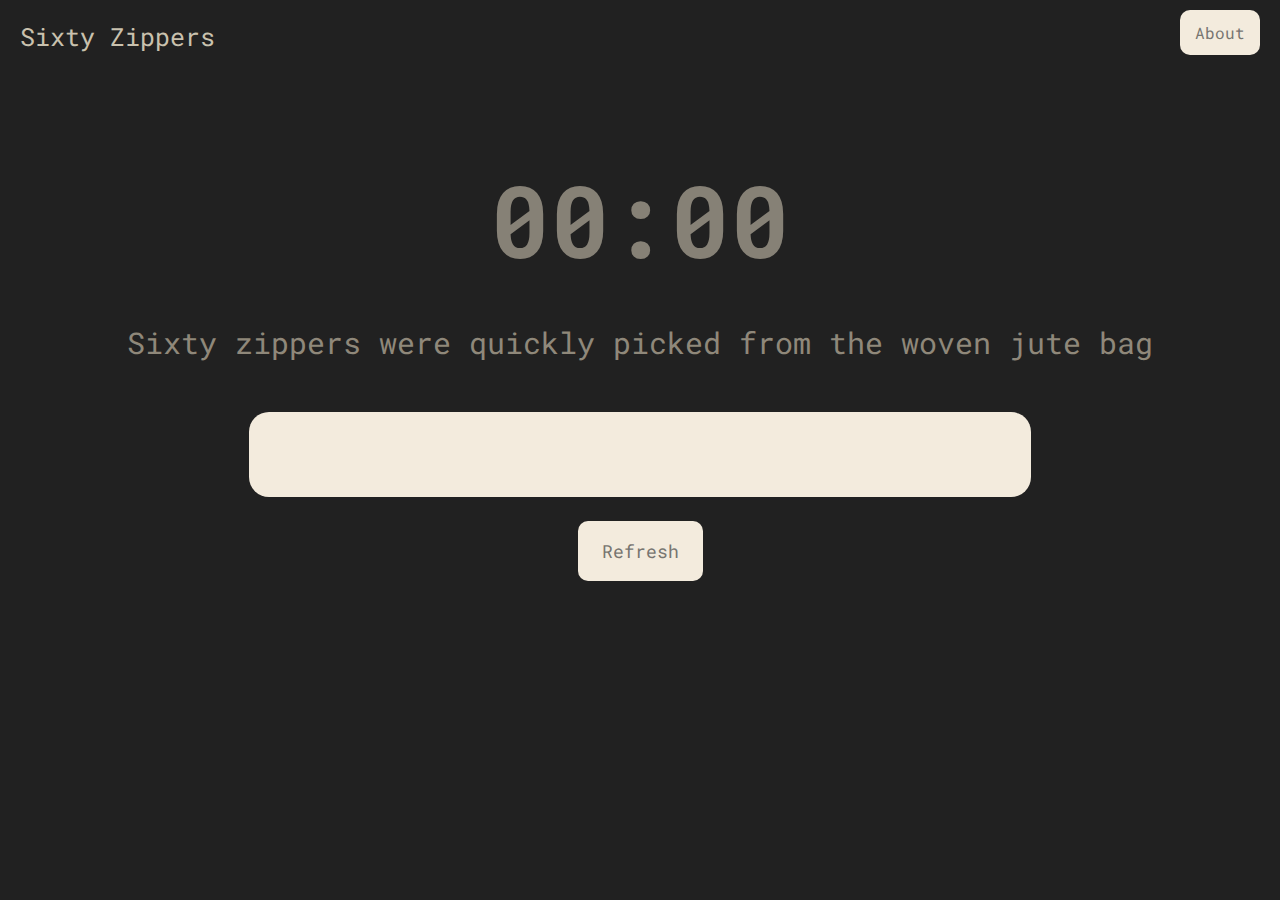
<file: index.html>
<!DOCTYPE html>
<html lang="en">
  <head>
    <meta charset="UTF-8" />
    <meta http-equiv="X-UA-Compatible" content="IE=edge" />
    <meta name="viewport" content="width=device-width, initial-scale=1.0" />
    <title>Sixty Zippers | Typing Speed Test</title>
    <link rel="stylesheet" href="./css/styles.css" />
    <link rel="preconnect" href="https://fonts.googleapis.com" />
    <link rel="preconnect" href="https://fonts.gstatic.com" crossorigin />
    <link
      href="https://fonts.googleapis.com/css2?family=Roboto+Mono:ital,wght@0,100;0,500;1,300&display=swap"
      rel="stylesheet"
    />
  </head>
  
  <body>
    <div class="nav-bar">
      <h1 class="title">Sixty Zippers</h1>
      <button class="navigation" onclick="location.href='other-pages/about.html'">About</button>
    </div>

    <div class="play-area">
      <div class="timer" id="timer">00:00</div>
      
        <div class="reference-text" id="referenceText">
            <span>S</span><span>i</span><span>x</span><span>t</span><span>y</span><span> </span
            ><span>z</span><span>i</span><span>p</span><span>p</span><span>e</span><span>r</span><span>s</span><span> </span
            ><span>w</span><span>e</span><span>r</span><span>e</span
            ><span> </span><span>q</span><span>u</span><span>i</span><span>c</span><span>k</span><span>l</span><span>y</span><span> </span
            ><span>p</span><span>i</span><span>c</span><span>k</span><span>e</span><span>d</span
            ><span> </span><span>f</span><span>r</span><span>o</span><span>m</span><span> </span
            ><span>t</span><span>h</span><span>e</span><span> </span
            ><span>w</span><span>o</span><span>v</span><span>e</span><span>n</span><span> </span
            ><span>j</span><span>u</span><span>t</span><span>e</span><span> </span
            ><span>b</span><span>a</span><span>g</span>
        </div>

        <textarea class="input-val" id="inputVal" autofocus></textarea><br />

        <button class="refresh" onClick="window.location.reload();">
            Refresh
        </button>
    </div>
  </body>

  <script src="index.js"></script>
</html>
</file>
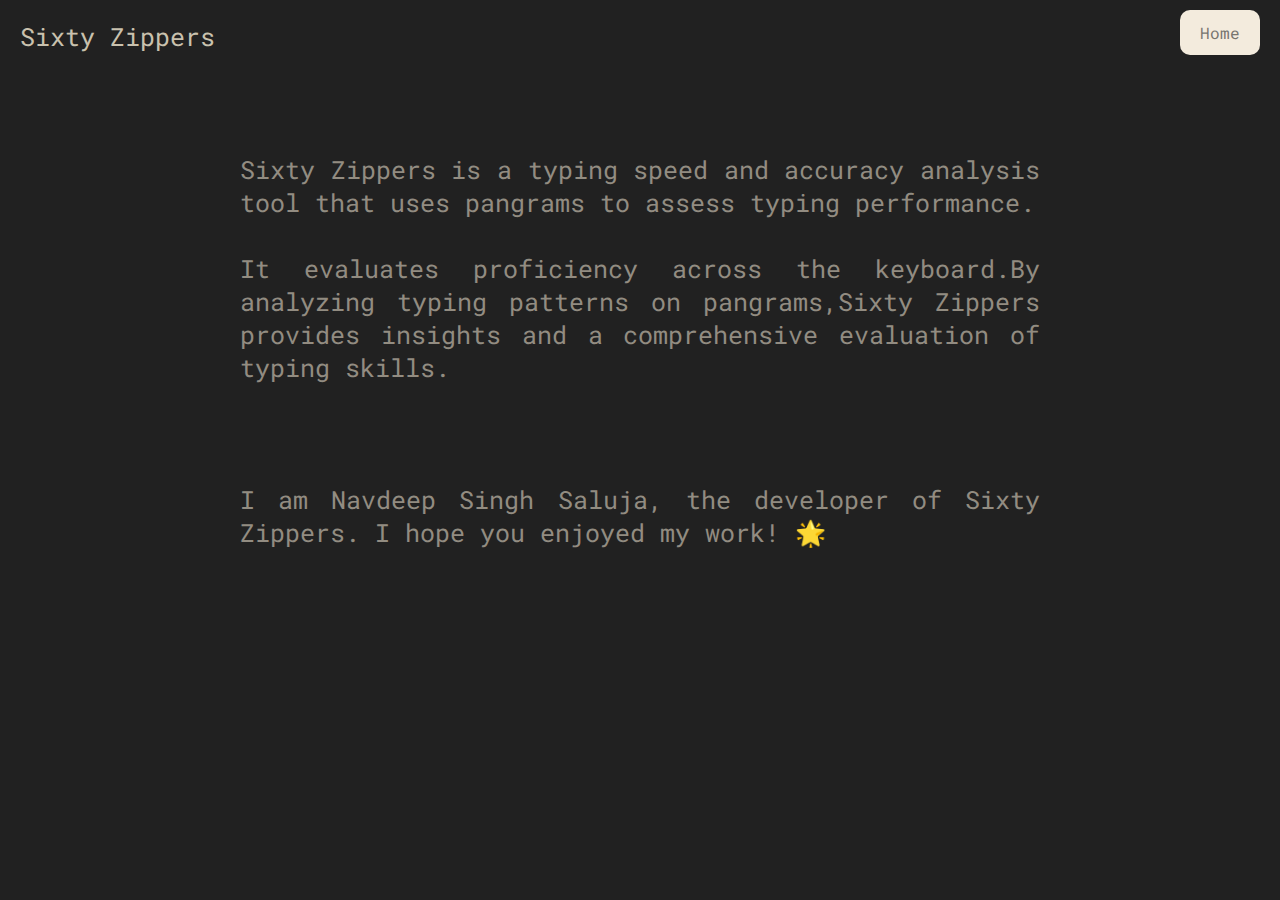
<file: other-pages/about.html>
<!DOCTYPE html>
<html lang="en">
<head>
    <meta charset="UTF-8">
    <meta http-equiv="X-UA-Compatible" content="IE=edge">
    <meta name="viewport" content="width=device-width, initial-scale=1.0">
    <title>Sixty Zippers - About</title>
    <link rel="stylesheet" href="../css/styles.css">
    <link rel="preconnect" href="https://fonts.googleapis.com">
    <link rel="preconnect" href="https://fonts.gstatic.com" crossorigin>
    <link href="https://fonts.googleapis.com/css2?family=Roboto+Mono:ital,wght@0,100;0,500;1,300&display=swap" rel="stylesheet">

</head>
<body>

    <div class="nav-bar">
        <button class="navigation" onclick="location.href='../index.html'">Home</button>
        <h1 class="title">Sixty Zippers</h1>
    </div>
    
    <section>
        <p class="about">Sixty Zippers is a typing speed and accuracy analysis tool that uses pangrams to assess typing performance.<br><br> It evaluates proficiency across the keyboard.By analyzing typing patterns on pangrams,Sixty Zippers provides insights and a comprehensive evaluation of typing skills.
            <br><br><br><br>
            I am Navdeep Singh Saluja, the developer of Sixty Zippers. I hope you enjoyed my work! 🌟               
        </p>

    </section>    
</body>
</html>
</file>
<file: css/styles.css>
body {
    background-color: #212121;
    margin: 0;
    padding: 0;
    justify-content: center;
    font-family: 'Roboto Mono', monospace; 
}

a{
    margin: 30px auto auto auto;
}

.navigation {
    width: 80px;
    height: 45px;
    border-style: hidden;
    border-radius: 10px;
    font-size: 16px;
    font-family: 'Roboto Mono', monospace;
    position: absolute;
    right: 20px;
    top: 10px;
}

@keyframes navigation-hover {
    0% {
        width: 80px;
        height: 45px;
        box-shadow: 0px 0px 0px rgba(0, 0, 0, 0); 
        font-size: 16px;

    }
    100% {
        width: 90px;
        height: 55px;
        box-shadow: 0px 0px 20px rgba(0, 0, 0, 0.1); 
        font-size: 20px;
    }
}

@keyframes navigation-unhover {
    0% {
        width: 90px;
        height: 55px;
        box-shadow: 0px 0px 20px rgba(0, 0, 0, 0.1); 
        font-size: 20px;
    }
    100% {
        width: 80px;
        height: 45px;
        box-shadow: 0px 0px 0px rgba(0, 0, 0, 0); 
        font-size: 16px;
    }
}

.nav-bar {
    margin: 20px;
}

.title {
    color: #c9c1ae;
    font-size: 25px;
    font-weight: 400;
    text-align: left;
}

.navigation {
    animation: navigation-unhover 0.1s;
    width: 80px;
    height: 45px;
    background-color: #f3ebdd;
    border-style: hidden;
    border-radius: 10px;
    font-size: 16px;
    color: #777570;
    font-family: 'Roboto Mono', monospace;
}

.navigation:hover {
    animation: navigation-hover 0.3s;
    width: 90px;
    height: 55px;
    box-shadow: 0px 0px 20px rgba(0, 0, 0, 0.1); 
    font-size: 20px;
    cursor: pointer;
}

@keyframes timer-stopped {
    from {font-size: 100px; 
        box-shadow: 0px 0px 0px rgba(0, 0, 0, 0); 
        width: 300px;
        height: 150px;
        margin: 100px auto 20px;
    }
    to {font-size: 120px; 
        box-shadow: 0px 0px 40px rgba(0, 0, 0, 0.055); 
        width: 450px;
        height: 170px;
        margin: 100px auto 125px;
    
    }
  }


@keyframes timer-reset {
    from {
        font-size: 120px; 
        box-shadow: 0px 0px 40px rgba(0, 0, 0, 0.055); 
        width: 450px;
        height: 170px;
        margin: 100px auto 125px;
    }
    to {
        font-size: 100px; 
        box-shadow: 0px 0px 0px rgba(0, 0, 0, 0); 
        width: 300px;
        height: 150px;
        margin: 100px auto 20px;
    }
}

.play-area {
    text-align: center;
}

.timer {
    animation: timer-reset 1s;
    top: 2rem;
    width: 300px;
    height: 150px;
    font-size: 100px;
    color: #868176;
    border-radius: 50px;
    font-weight: bold;
    margin: 100px auto 20px;
}

.time-stopped {
    animation: timer-stopped 1s;
    font-size: 120px;
    box-shadow: 0px 0px 40px rgba(0, 0, 0, 0.055); 
    width: 450px;
    height: 170px;
    margin-bottom: 125px;
}


.reference-text {
    color: #8f887a;
    margin-bottom: 30px;
    font-size: 30px;
}

.input-val {
    background-color: #f3ebdd;
    font-size: 31px;
    border: none;
    outline: none;
    height: 45px;
    min-width: 50px;
    width: 70%;
    max-width: 750px;
    resize: none;
    margin: 20px auto;
    padding: 20px 1rem;
    border-radius: 20px;
}

.correct {
    color: #ffffff;
}

.incorrect {
    color: rgb(255, 171, 164);
}


@keyframes refresh-hover {
    0% {font-size: 18px; 
        box-shadow: 0px 0px 0px rgba(0, 0, 0, 0); 
        width: 125px;
        height: 60px;
    }
    100% {
        font-size: 20px; 
        box-shadow: 0px 0px 20px rgba(0, 0, 0, 0.068); 
        width: 130px;
        height: 65px;
    }
}

@keyframes refresh-unhover {
    0% {
        font-size: 20px; 
        box-shadow: 0px 0px 20px rgba(0, 0, 0, 0.068); 
        width: 130px;
        height: 65px;
    }
    100% {
        font-size: 18px; 
        box-shadow: 0px 0px 0px rgba(0, 0, 0, 0); 
        width: 125px;
        height: 60px;
    }
}

.refresh {
    animation: refresh-unhover 0.5s;
    width: 125px;
    height: 60px;
    background-color: #f3ebdd;
    border-style: hidden;
    border-radius: 10px;
    font-family: 'Roboto Mono', monospace;
    font-weight: 400;
    font-size: 18px;
    color: #777570;
}

.refresh:hover {
    animation: refresh-hover 0.2s;
    font-size: 20px; 
    box-shadow: 0px 0px 20px rgba(0, 0, 0, 0.068); 
    width: 130px;
    height: 65px;
    cursor: pointer;
}

.about {
    color: #928c81;
    font-size: 25px;
    width: 800px;
    text-align: justify;
    margin: 100px auto 10px;
}

.about-dev {
    color: #a5a094;
    font-size: 20px;
    width: 800px;
    text-align: justify;
    margin: auto;
}

.links {
    text-align: center;
}

.link {
    margin: 20px 20px;
    color:rgb(110, 104, 94);
}
</file>
